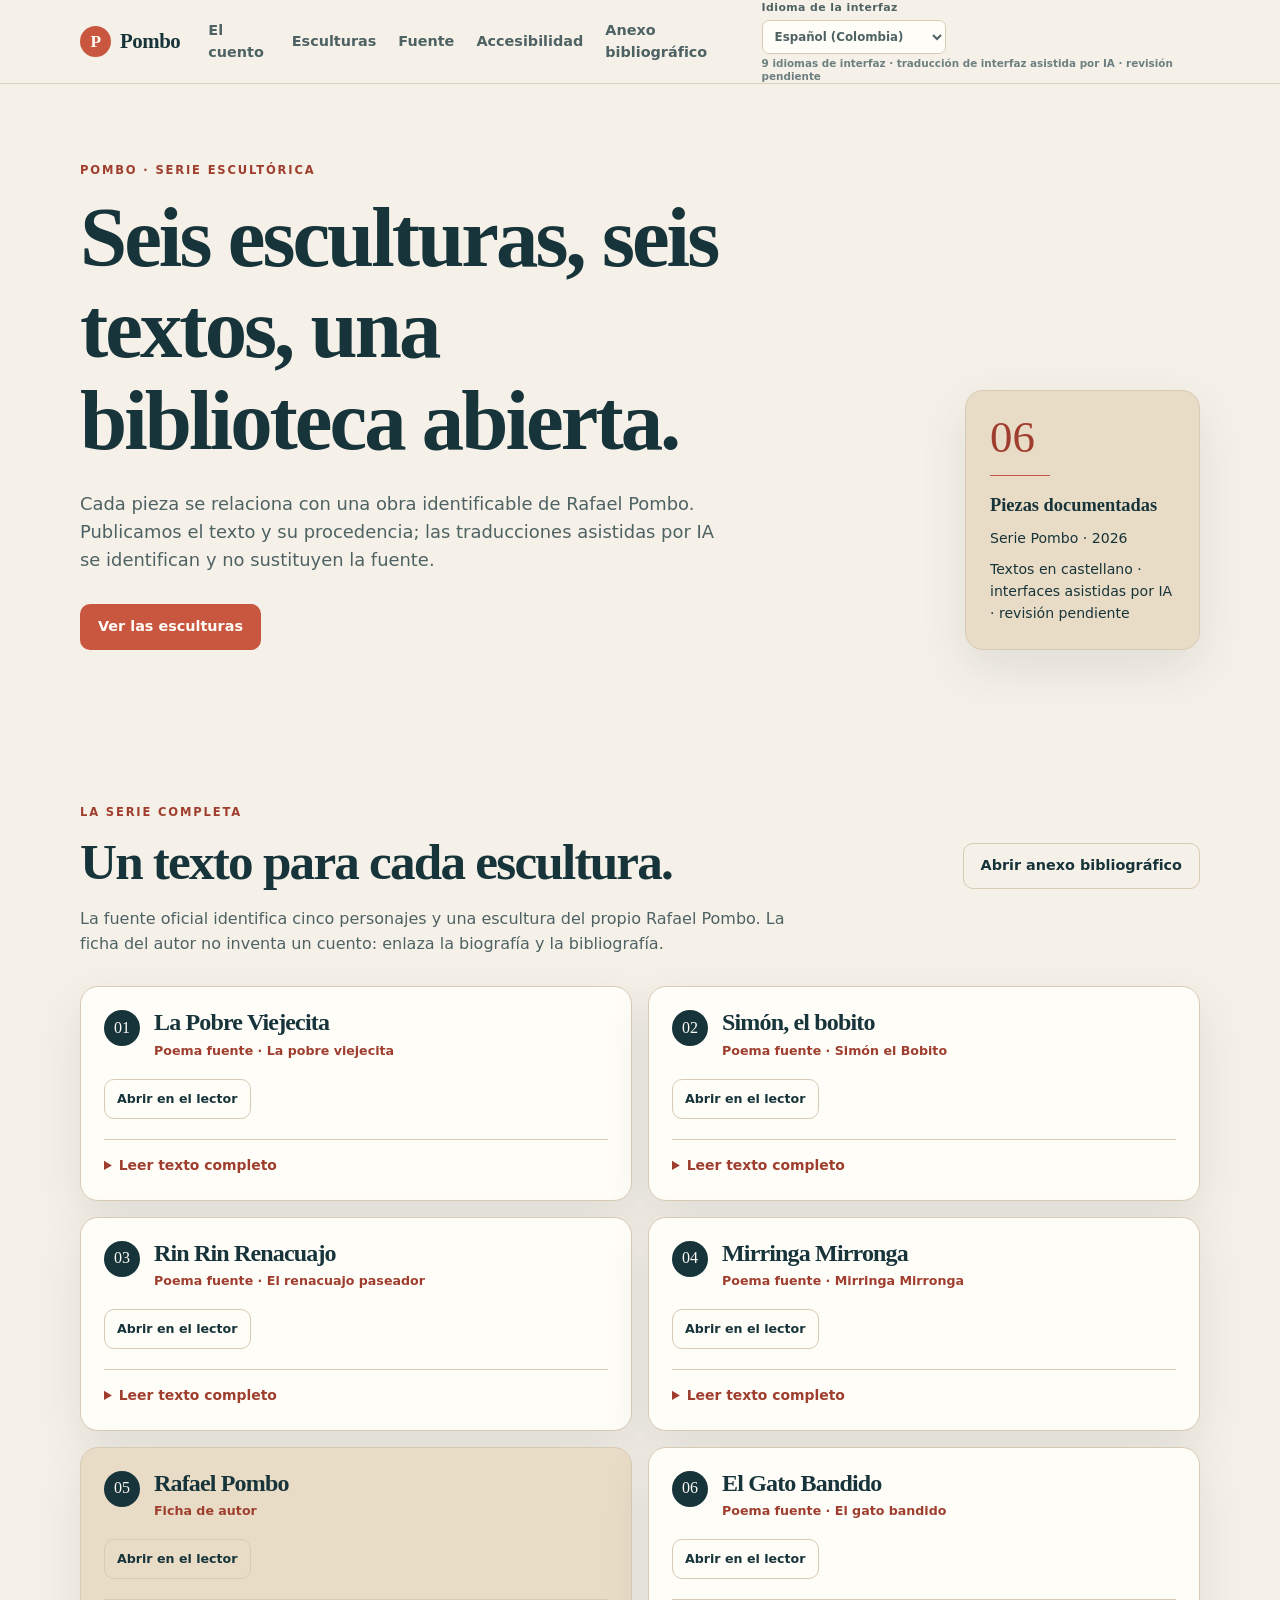
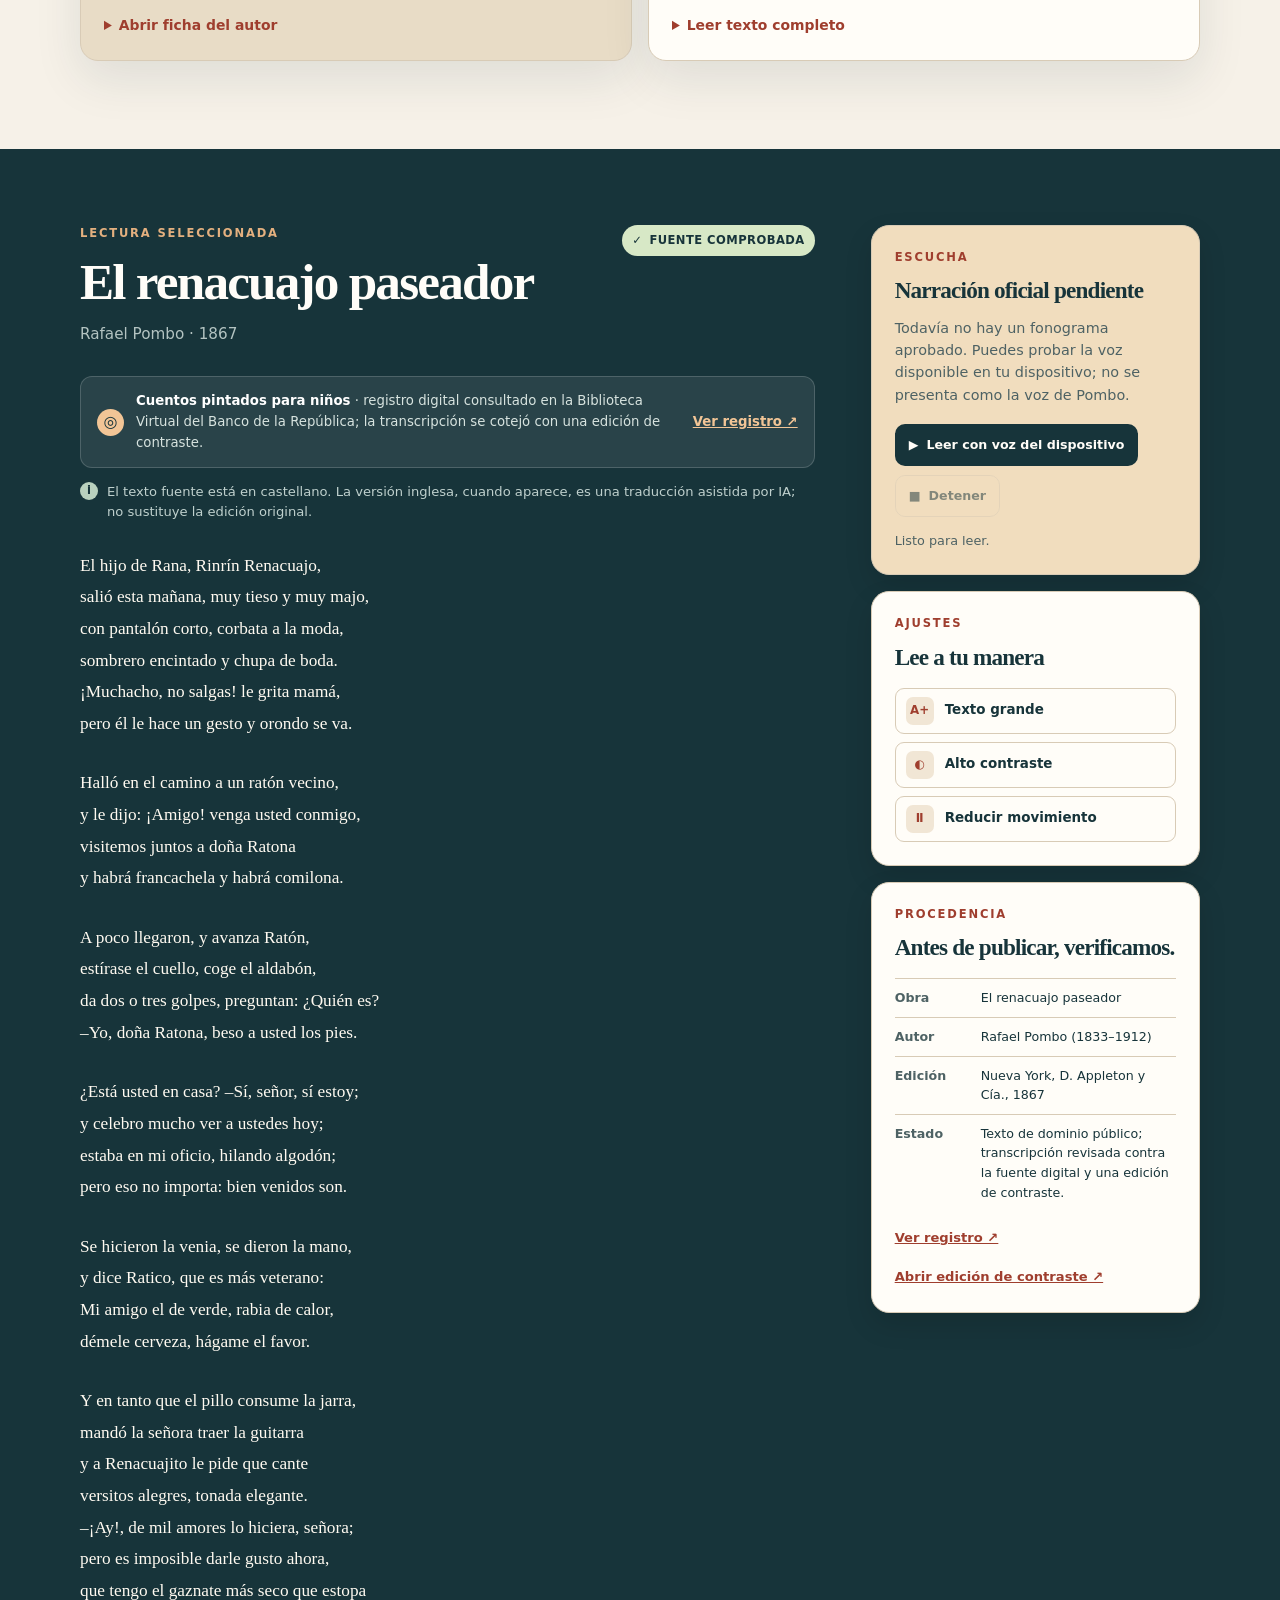
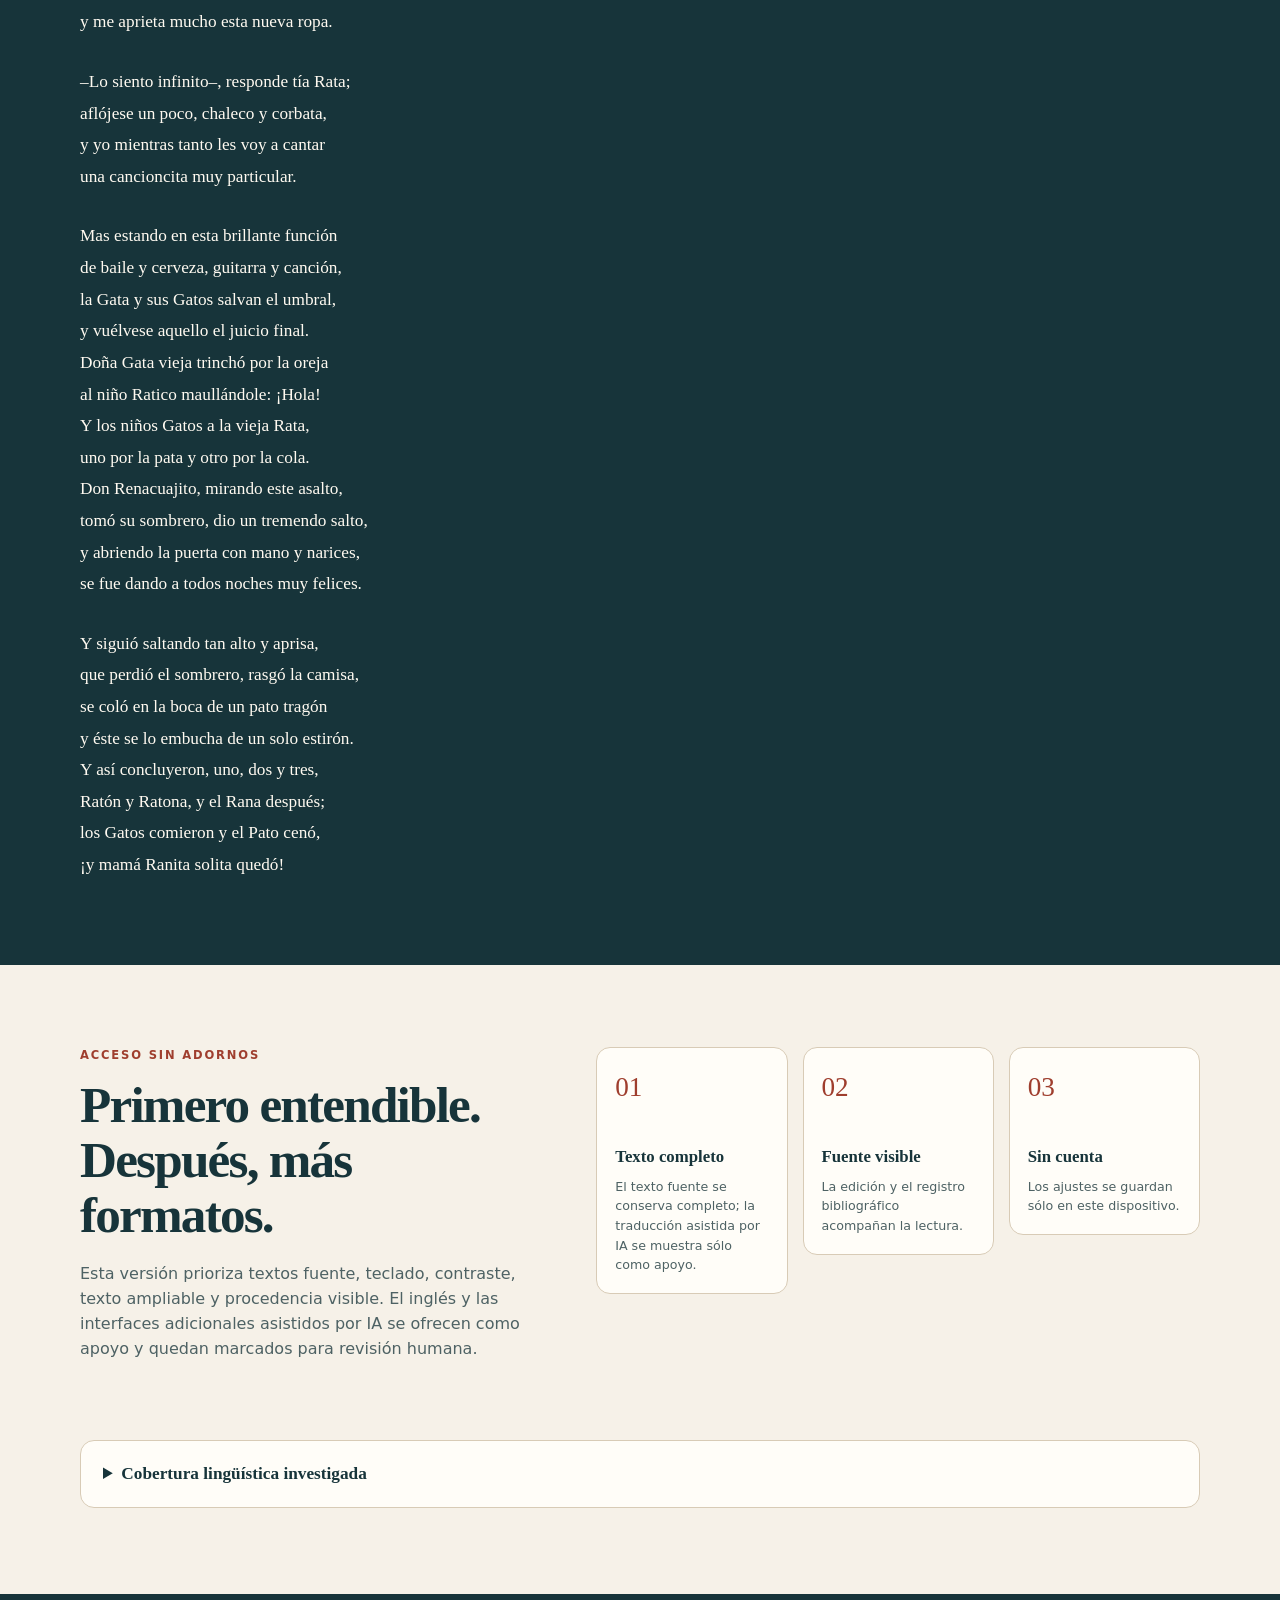
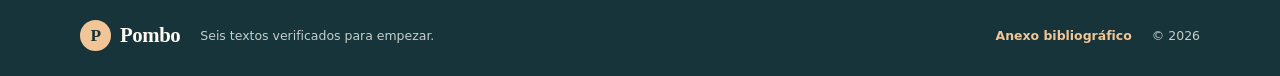
<file: index.html>
<!doctype html>
<html lang="es-CO">
  <head>
    <meta charset="utf-8">
    <meta name="viewport" content="width=device-width, initial-scale=1">
    <meta name="theme-color" content="#17343a">
    <meta name="description" content="Pombo: cuentos fuente para las seis esculturas y un anexo bibliográfico de Rafael Pombo.">
    <link rel="icon" href="icon.svg" type="image/svg+xml">
    <link rel="manifest" href="manifest.webmanifest">
    <link rel="stylesheet" href="styles.css">
    <title>Pombo · seis esculturas, seis textos</title>
  </head>
  <body>
    <a class="skip-link" href="#contenido" data-i18n="skip">Saltar al contenido</a>
    <header class="site-header">
      <div class="shell header-inner">
        <a class="brand" href="#inicio" aria-label="Pombo, inicio"><span class="brand-mark" aria-hidden="true">P</span><span>Pombo</span></a>
        <nav class="main-nav" aria-label="Navegación principal" data-i18n-aria="mainNav">
          <a href="#cuento" data-i18n="navStory">El cuento</a>
          <a href="#esculturas" data-i18n="navSculptures">Esculturas</a>
          <a href="#fuente" data-i18n="navSource">Fuente</a>
          <a href="#acceso" data-i18n="navAccess">Accesibilidad</a>
          <a href="anexo.html" data-i18n="navAnnex">Anexo bibliográfico</a>
        </nav>
        <div class="header-actions">
        <div class="language-switcher">
          <label for="language-select" data-i18n="languageLabel">Idioma de la interfaz</label>
          <select id="language-select" class="language-select" aria-describedby="language-status">
            <option value="es">Español (Colombia)</option>
            <option value="en">English</option>
            <option value="pt">Português (Brasil)</option>
            <option value="fr">Français</option>
            <option value="de">Deutsch</option>
            <option value="it">Italiano</option>
            <option value="zh">中文（简体）</option>
            <option value="ko">한국어</option>
            <option value="ja">日本語</option>
          </select>
          <span id="language-status" class="language-status" data-i18n="languageStatus">9 idiomas de interfaz · textos fuente en castellano</span>
        </div>
          <button class="menu-button" type="button" aria-expanded="false" aria-controls="mobile-menu" aria-label="Abrir menú" data-i18n-aria="menuLabel" data-i18n="menuText">Menú</button>
        </div>
      </div>
      <nav id="mobile-menu" class="mobile-menu shell" aria-label="Navegación principal" data-i18n-aria="mainNav" hidden>
        <a href="#cuento" data-i18n="navStory">El cuento</a>
        <a href="#esculturas" data-i18n="navSculptures">Esculturas</a>
        <a href="#fuente" data-i18n="navSource">Fuente</a>
        <a href="#acceso" data-i18n="navAccess">Accesibilidad</a>
        <a href="anexo.html" data-i18n="navAnnex">Anexo bibliográfico</a>
      </nav>
    </header>

    <main id="contenido">
      <section id="inicio" class="intro shell" aria-labelledby="intro-title">
        <div class="intro-copy">
          <p class="eyebrow" data-i18n="eyebrow">Pombo · serie escultórica</p>
          <h1 id="intro-title" data-i18n="introTitle">Seis esculturas, seis textos, una biblioteca abierta.</h1>
          <p class="intro-lede" data-i18n="introLede">Cada pieza se relaciona con una obra identificable de Rafael Pombo. Publicamos el texto y su procedencia; la narración y las traducciones sólo entran cuando estén revisadas.</p>
          <a class="button button-primary" href="#esculturas" data-i18n="startReading">Ver las esculturas</a>
        </div>
        <div class="intro-stamp" role="group" aria-label="Ficha breve de la serie" data-i18n-aria="workCardLabel">
          <span class="stamp-number">06</span>
          <span class="stamp-rule"></span>
          <strong data-i18n="workType">Piezas documentadas</strong>
          <span data-i18n="workYear">Serie Pombo · 2026</span>
          <span data-i18n="workLanguage">Textos en castellano</span>
        </div>
      </section>

      <section id="esculturas" class="sculptures-section shell" aria-labelledby="sculptures-title">
        <div class="section-heading">
          <div>
            <p class="eyebrow" data-i18n="sculpturesEyebrow">La serie completa</p>
            <h2 id="sculptures-title" data-i18n="sculpturesTitle">Un texto para cada escultura.</h2>
          </div>
          <a class="button button-quiet" href="anexo.html" data-i18n="openAnnex">Abrir anexo bibliográfico</a>
        </div>
        <p class="section-lede" data-i18n="sculpturesCopy">La fuente oficial identifica cinco personajes y una escultura del propio Rafael Pombo. La ficha del autor no inventa un cuento: enlaza la biografía y la bibliografía.</p>
        <div id="sculpture-list" class="sculpture-list" aria-busy="true"></div>
      </section>

      <section id="cuento" class="reading-section" aria-labelledby="story-title">
        <div class="shell reading-grid">
          <article class="story-column">
            <div class="story-heading">
              <div>
                <p class="eyebrow" data-i18n="storyEyebrow">Lectura seleccionada</p>
                <h2 id="story-title" tabindex="-1">El renacuajo paseador</h2>
                <p class="byline"><span id="story-author-value" data-i18n="by">Rafael Pombo</span> <span aria-hidden="true">·</span> <span id="story-period-value" data-i18n="storyYear">1867</span></p>
              </div>
              <div class="story-badges">
                <span class="verified-badge"><span aria-hidden="true">✓</span> <span data-i18n="verified">fuente comprobada</span></span>
                <span id="translation-badge" class="translation-badge" hidden></span>
              </div>
            </div>
            <div class="source-strip">
              <span class="source-icon" aria-hidden="true">◎</span>
              <p><strong id="story-source-title" data-i18n="sourceShortTitle">Cuentos pintados para niños</strong><span id="story-source-copy" data-i18n="sourceShortCopy"> · registro digital consultado en la Biblioteca Virtual del Banco de la República; la transcripción se cotejó con una edición de contraste.</span></p>
              <a id="story-source-link" href="https://www.cervantesvirtual.com/obra/el-renacuajo-paseador-1168925/" target="_blank" rel="noopener noreferrer" data-i18n="viewRecord">Ver registro ↗</a>
            </div>
            <div class="translation-note" role="note" aria-live="polite"><span aria-hidden="true">i</span><span id="translation-note-text" data-i18n="translationNote">El texto fuente está en castellano. La versión inglesa, cuando aparece, es una traducción asistida por IA; no sustituye la edición original.</span></div>

            <div id="story-text" class="story-text" role="region" lang="es-CO" aria-label="Texto" data-i18n-aria="storyTextLabel"></div>

          </article>

          <aside class="tool-column" aria-label="Herramientas de lectura" data-i18n-aria="toolsLabel">
            <section class="tool-card listen-card" aria-labelledby="listen-title">
              <p class="card-label" data-i18n="listenLabel">Escucha</p>
              <h3 id="listen-title" data-i18n="listenTitle">Narración oficial pendiente</h3>
              <p data-i18n="listenCopy">Todavía no hay un fonograma aprobado. Puedes probar la voz disponible en tu dispositivo; no se presenta como la voz de Pombo.</p>
              <div class="listen-actions">
                <button id="device-voice" class="button button-dark" type="button"><span aria-hidden="true">▶</span> <span data-i18n="deviceVoice">Leer con voz del dispositivo</span></button>
                <button id="stop-voice" class="button button-quiet" type="button" disabled><span aria-hidden="true">■</span> <span data-i18n="stopVoice">Detener</span></button>
              </div>
              <p id="voice-status" class="voice-status" role="status" aria-live="polite" data-i18n="voiceReady">Listo para leer.</p>
            </section>

            <section class="tool-card" aria-labelledby="settings-title">
              <p class="card-label" data-i18n="settingsLabel">Ajustes</p>
              <h3 id="settings-title" data-i18n="settingsTitle">Lee a tu manera</h3>
              <div class="settings-list">
                <button id="larger-text" class="setting-button" type="button" aria-pressed="false"><span class="setting-glyph" aria-hidden="true">A+</span><span data-i18n="largerText">Texto grande</span></button>
                <button id="high-contrast" class="setting-button" type="button" aria-pressed="false"><span class="setting-glyph" aria-hidden="true">◐</span><span data-i18n="highContrast">Alto contraste</span></button>
                <button id="reduce-motion" class="setting-button" type="button" aria-pressed="false"><span class="setting-glyph" aria-hidden="true">Ⅱ</span><span data-i18n="reduceMotion">Reducir movimiento</span></button>
              </div>
            </section>

            <section id="fuente" class="tool-card source-card" aria-labelledby="source-title">
              <p class="card-label" data-i18n="sourceLabel">Procedencia</p>
              <h3 id="source-title" data-i18n="sourceTitle">Antes de publicar, verificamos.</h3>
              <dl>
                <div><dt data-i18n="sourceWork">Obra</dt><dd id="source-work-value">El renacuajo paseador</dd></div>
                <div><dt data-i18n="sourceAuthor">Autor</dt><dd>Rafael Pombo (1833–1912)</dd></div>
                <div><dt data-i18n="sourceEdition">Edición</dt><dd id="source-edition-value">Nueva York, D. Appleton y Cía., 1867</dd></div>
                <div><dt data-i18n="sourceStatus">Estado</dt><dd id="source-status-value" data-i18n="sourceStatusValue">Texto de dominio público; transcripción revisada contra la fuente digital y una edición de contraste.</dd></div>
              </dl>
              <a id="open-source-link" class="text-link" href="https://www.cervantesvirtual.com/obra/el-renacuajo-paseador-1168925/" target="_blank" rel="noopener noreferrer" data-i18n="openSource">Abrir fuente bibliográfica ↗</a>
              <a id="open-transcription-link" class="text-link" href="https://www.uexternado.edu.co/wp-content/uploads/2017/01/80_Poemasinfantilesyotrospoemas_RafaelPombo-final.pdf" target="_blank" rel="noopener noreferrer" data-i18n="openTranscription">Abrir edición de contraste ↗</a>
            </section>
          </aside>
        </div>
      </section>

      <section id="acceso" class="access-section shell" aria-labelledby="access-title">
        <div class="access-copy">
          <p class="eyebrow" data-i18n="accessEyebrow">Acceso sin adornos</p>
          <h2 id="access-title" data-i18n="accessTitle">Primero entendible. Después, más formatos.</h2>
          <p data-i18n="accessCopy">Esta versión prioriza textos fuente, teclado, contraste, texto ampliable y procedencia visible. El audio humano, la LSC y las traducciones se añadirán sólo cuando estén producidos y revisados.</p>
        </div>
        <div class="access-list">
          <div><span>01</span><strong data-i18n="accessOneTitle">Texto completo</strong><p data-i18n="accessOneCopy">El cuento no se resume ni se reemplaza por una adaptación.</p></div>
          <div><span>02</span><strong data-i18n="accessTwoTitle">Fuente visible</strong><p data-i18n="accessTwoCopy">La edición y el registro bibliográfico acompañan la lectura.</p></div>
          <div><span>03</span><strong data-i18n="accessThreeTitle">Sin cuenta</strong><p data-i18n="accessThreeCopy">Los ajustes se guardan sólo en este dispositivo.</p></div>
        </div>
        <details class="language-coverage">
          <summary data-i18n="languageCoverageSummary">Cobertura lingüística investigada</summary>
          <p id="language-coverage-description" data-i18n="languageCoverageCopy">La interfaz ofrece nueve idiomas de atención a visitantes: español colombiano, inglés, portugués brasileño, francés, alemán, italiano, chino simplificado, coreano y japonés. Los cuentos conservan el castellano original; sólo el inglés tiene ahora una versión asistida por IA y marcada para revisión.</p>
          <p><strong data-i18n="languageAvailableLabel">Disponible en la interfaz</strong><span aria-hidden="true">: </span><span data-i18n="languageAvailableValue">Español · English · Português · Français · Deutsch · Italiano · 中文 · 한국어 · 日本語</span></p>
          <p><strong data-i18n="languageCommunityLabel">Lenguas colombianas en co-producción</strong><span aria-hidden="true">: </span><span data-i18n="languageCommunityValue">las 65 lenguas indígenas, el creole raizal, el Ri Palengue, el Romaní y la Lengua de Señas Colombiana (LSC).</span></p>
          <a href="https://mng.mincultura.gov.co/areas/poblaciones/APP-de-lenguas-nativas/Paginas/default.aspx" target="_blank" rel="noopener noreferrer" data-i18n="languageResearchLink">Consultar la investigación oficial sobre lenguas nativas ↗</a>
        </details>
      </section>
    </main>

    <footer class="site-footer">
      <div class="shell footer-inner"><a class="brand brand-footer" href="#inicio"><span class="brand-mark" aria-hidden="true">P</span><span>Pombo</span></a><p data-i18n="footerCopy">Seis textos verificados para empezar.</p><a href="anexo.html" data-i18n="footerAnnex">Anexo bibliográfico</a><span>© 2026</span></div>
    </footer>
    <div id="toast" class="toast" role="status" aria-live="polite" hidden></div>
    <noscript><div class="noscript">Activa JavaScript para usar los ajustes de lectura y la voz del dispositivo. El texto fuente requiere JavaScript para mostrarse por estrofas.</div></noscript>
    <script src="app.js" defer></script>
  </body>
</html>
</file>
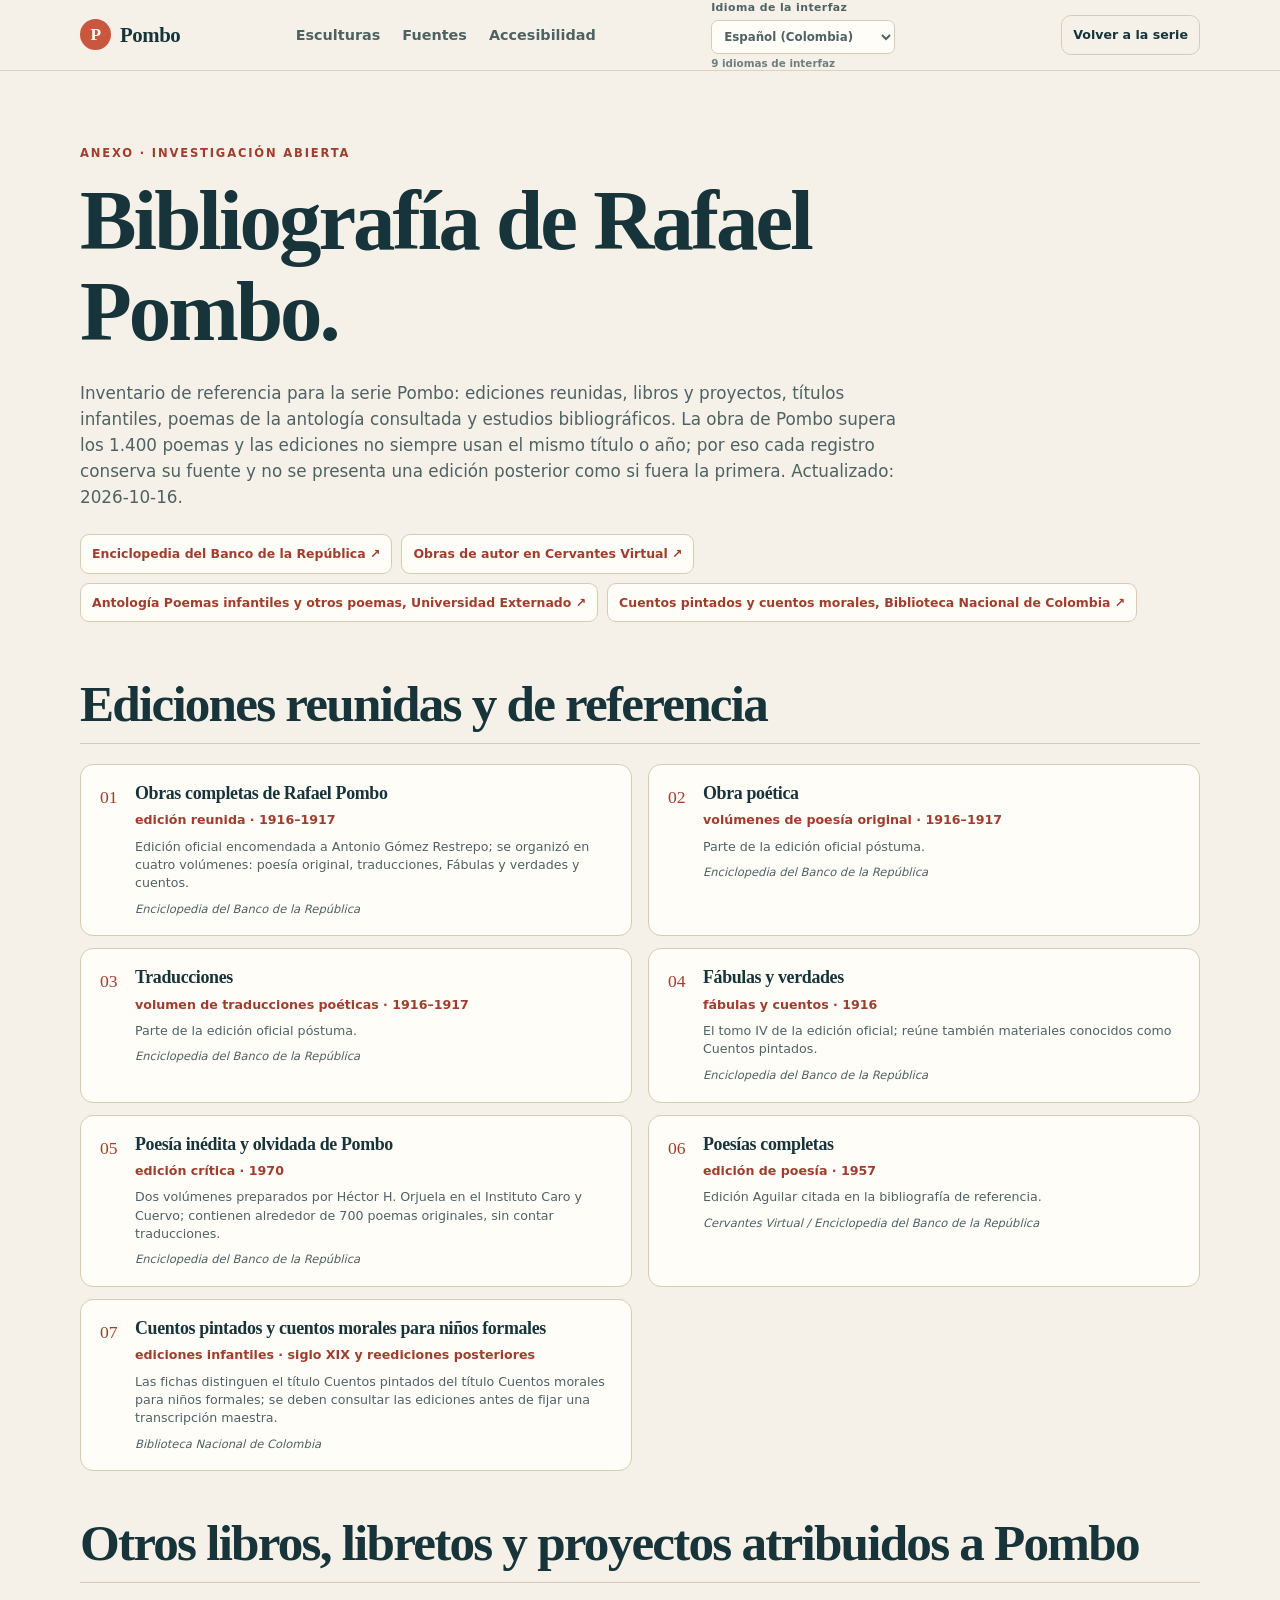
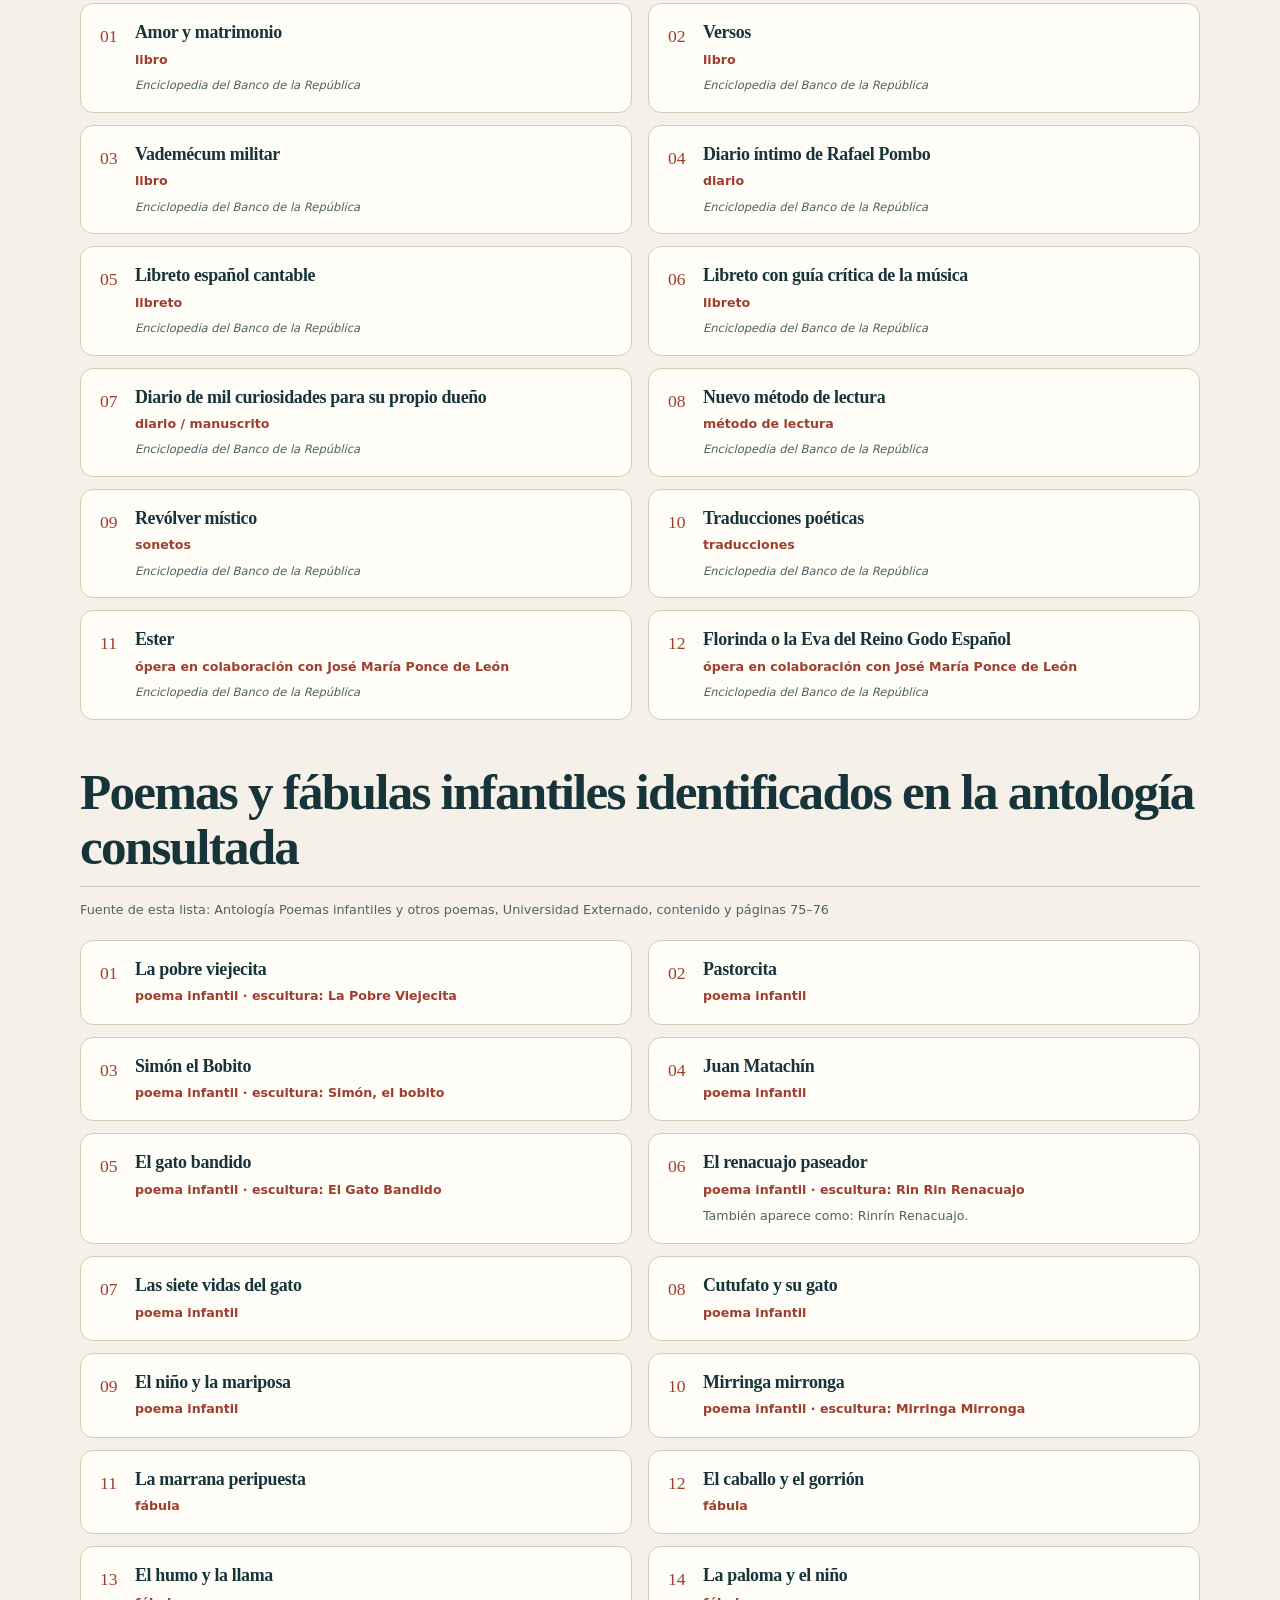
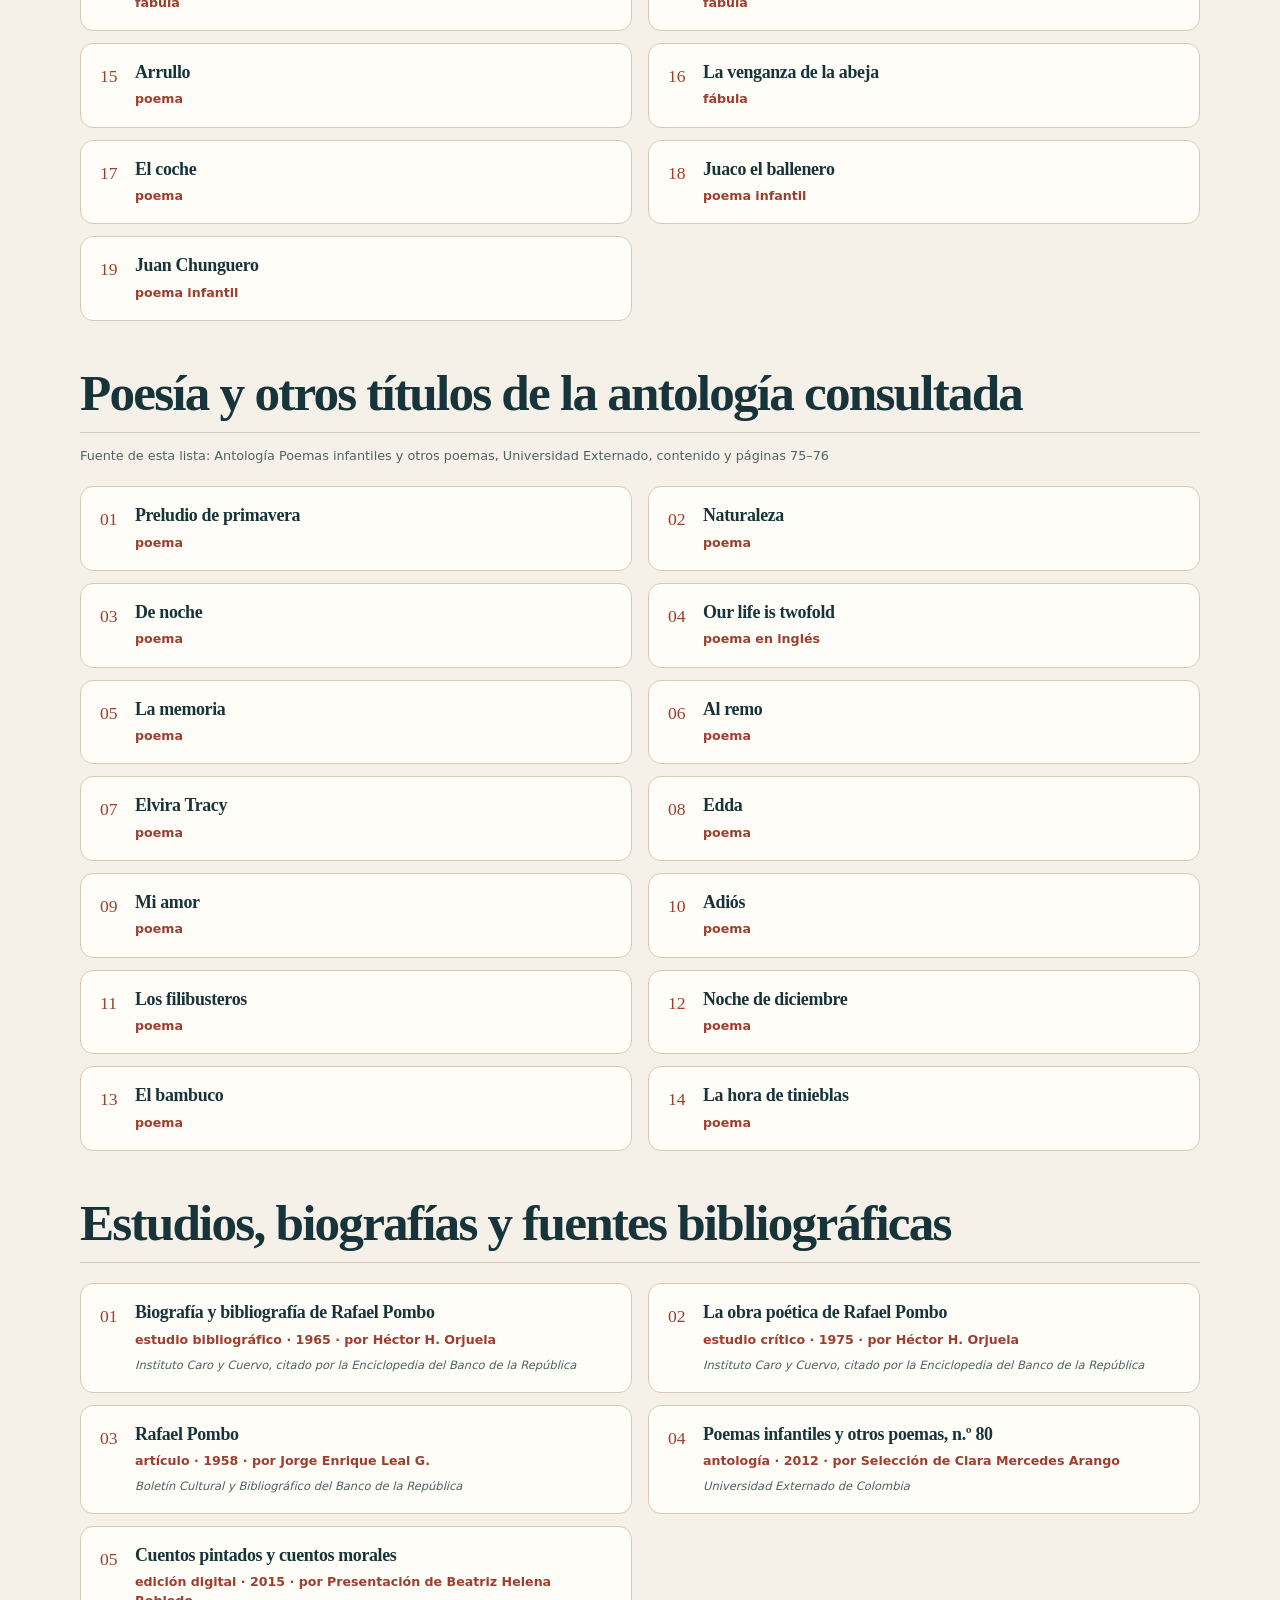
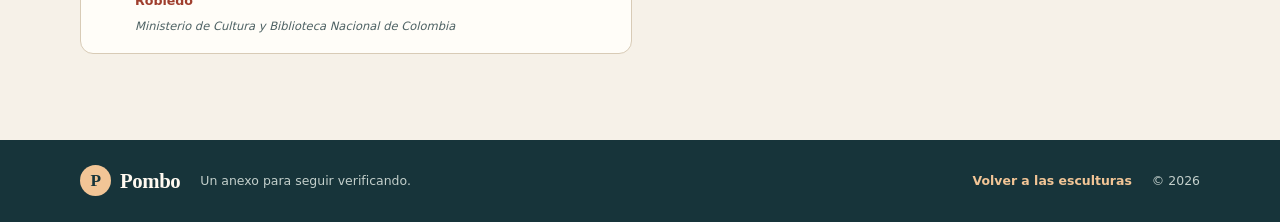
<file: anexo.html>
<!doctype html>
<html lang="es-CO">
  <head>
    <meta charset="utf-8">
    <meta name="viewport" content="width=device-width, initial-scale=1">
    <meta name="theme-color" content="#17343a">
    <meta name="description" content="Anexo bibliográfico de Rafael Pombo: ediciones, poemas, fábulas y estudios de referencia.">
    <link rel="icon" href="icon.svg" type="image/svg+xml">
    <link rel="manifest" href="manifest.webmanifest">
    <link rel="stylesheet" href="styles.css">
    <title>Pombo · Anexo bibliográfico</title>
  </head>
  <body class="annex-page">
    <a class="skip-link" href="#contenido" data-i18n="skip">Saltar al contenido</a>
    <header class="site-header">
      <div class="shell header-inner">
        <a class="brand" href="index.html#inicio" aria-label="Pombo, inicio"><span class="brand-mark" aria-hidden="true">P</span><span>Pombo</span></a>
        <nav class="main-nav" aria-label="Navegación del anexo" data-i18n-aria="annexNav">
          <a href="index.html#esculturas" data-i18n="navSculptures">Esculturas</a>
          <a href="index.html#fuente" data-i18n="navSources">Fuentes</a>
          <a href="index.html#acceso" data-i18n="navAccess">Accesibilidad</a>
        </nav>
        <div class="annex-language-switcher language-switcher">
          <label for="annex-language-select" data-i18n="languageLabel">Idioma de la interfaz</label>
          <select id="annex-language-select" class="language-select" aria-describedby="annex-language-status">
            <option value="es">Español (Colombia)</option>
            <option value="en">English</option>
            <option value="pt">Português (Brasil)</option>
            <option value="fr">Français</option>
            <option value="de">Deutsch</option>
            <option value="it">Italiano</option>
            <option value="zh">中文（简体）</option>
            <option value="ko">한국어</option>
            <option value="ja">日本語</option>
          </select>
          <span id="annex-language-status" class="language-status" data-i18n="languageStatus">9 idiomas de interfaz</span>
        </div>
        <a class="button button-quiet annex-back" href="index.html#esculturas" data-i18n="backToSeries">Volver a la serie</a>
      </div>
    </header>

    <main id="contenido">
      <section class="annex-hero shell" aria-labelledby="annex-title">
        <p class="eyebrow" data-i18n="annexEyebrow">Anexo · investigación abierta</p>
        <h1 id="annex-title" data-i18n="annexTitle">Bibliografía de Rafael Pombo.</h1>
        <p id="annex-scope" class="annex-scope" role="status" aria-live="polite" data-i18n="annexLoading">Cargando el inventario bibliográfico…</p>
        <div id="annex-sources" class="annex-sources" aria-label="Fuentes del anexo" data-i18n-aria="annexSourcesLabel"></div>
      </section>

      <section class="annex-content shell" aria-label="Inventario bibliográfico" data-i18n-aria="annexInventoryLabel">
        <div id="annex-list" aria-busy="true"></div>
      </section>
    </main>

    <footer class="site-footer">
      <div class="shell footer-inner"><a class="brand brand-footer" href="index.html#inicio"><span class="brand-mark" aria-hidden="true">P</span><span>Pombo</span></a><p data-i18n="annexFooterCopy">Un anexo para seguir verificando.</p><a href="index.html#esculturas" data-i18n="backToSculptures">Volver a las esculturas</a><span>© 2026</span></div>
    </footer>
    <script src="anexo.js" defer></script>
  </body>
</html>
</file>
<file: styles.css>
:root {
  --ink: #17343a;
  --ink-soft: #4e6264;
  --ink-faint: #6d7f80;
  --paper: #f6f1e8;
  --paper-strong: #fffdf8;
  --sand: #e8dcc6;
  --line: #d8cbb6;
  --accent: #c9573f;
  --accent-dark: #9f3e2e;
  --moss: #687c57;
  --shadow: 0 18px 48px rgba(23, 52, 58, .10);
  --radius: 18px;
  --reading-size: 1.08rem;
  --focus: #1b6cff;
}

* {
  box-sizing: border-box;
}

html {
  scroll-behavior: smooth;
}

body {
  margin: 0;
  color: var(--ink);
  background: var(--paper);
  font-family: Inter, ui-sans-serif, system-ui, -apple-system, BlinkMacSystemFont, "Segoe UI", sans-serif;
  line-height: 1.55;
}

body.larger-text {
  --reading-size: 1.28rem;
}

body.high-contrast {
  --ink: #090d0e;
  --ink-soft: #243033;
  --ink-faint: #243033;
  --paper: #ffffff;
  --paper-strong: #ffffff;
  --sand: #eef1f2;
  --line: #111718;
  --accent: #a40000;
  --accent-dark: #740000;
  --moss: #244c2a;
  --shadow: none;
}

body.reduce-motion *,
body.reduce-motion *::before,
body.reduce-motion *::after {
  animation-duration: .001ms !important;
  animation-iteration-count: 1 !important;
  scroll-behavior: auto !important;
  transition-duration: .001ms !important;
}

@media (prefers-reduced-motion: reduce) {
  html {
    scroll-behavior: auto;
  }

  *,
  *::before,
  *::after {
    animation-duration: .001ms !important;
    animation-iteration-count: 1 !important;
    scroll-behavior: auto !important;
    transition-duration: .001ms !important;
  }
}

@media (forced-colors: active) {
  button,
  a,
  summary {
    forced-color-adjust: auto;
  }

  button:focus-visible,
  a:focus-visible,
  summary:focus-visible {
    outline: 2px solid CanvasText;
  }
}

a {
  color: inherit;
}

button,
a {
  -webkit-tap-highlight-color: transparent;
}

button:focus-visible,
a:focus-visible,
summary:focus-visible {
  outline: 3px solid var(--focus);
  outline-offset: 3px;
}

.shell {
  width: min(1120px, calc(100% - 40px));
  margin-inline: auto;
}

.skip-link {
  position: fixed;
  z-index: 20;
  left: 16px;
  top: 10px;
  padding: 10px 14px;
  color: #fff;
  background: var(--ink);
  border-radius: 10px;
  transform: translateY(-160%);
  transition: transform .2s ease;
}

.skip-link:focus {
  transform: translateY(0);
}

.site-header {
  position: sticky;
  z-index: 10;
  top: 0;
  border-bottom: 1px solid rgba(216, 203, 182, .8);
  background: color-mix(in srgb, var(--paper) 92%, transparent);
  backdrop-filter: blur(14px);
}

.header-inner {
  display: flex;
  min-height: 70px;
  align-items: center;
  gap: 28px;
}

.brand {
  display: inline-flex;
  align-items: center;
  gap: 9px;
  color: var(--ink);
  font-family: Georgia, "Times New Roman", serif;
  font-size: 1.3rem;
  font-weight: 700;
  letter-spacing: -.02em;
  text-decoration: none;
}

.brand-mark {
  display: grid;
  width: 31px;
  height: 31px;
  place-items: center;
  color: var(--paper-strong);
  background: var(--accent);
  border-radius: 50%;
  font-family: Georgia, "Times New Roman", serif;
  font-size: 1.08rem;
  line-height: 1;
}

.main-nav {
  display: flex;
  align-items: center;
  gap: 22px;
  margin-left: auto;
}

.main-nav a,
.mobile-menu a {
  color: var(--ink-soft);
  font-size: .9rem;
  font-weight: 700;
  text-decoration: none;
}

.main-nav a:hover,
.mobile-menu a:hover,
.text-link:hover {
  color: var(--accent-dark);
}

.header-actions {
  display: flex;
  align-items: center;
  gap: 16px;
}

.language-switcher {
  display: grid;
  grid-template-columns: auto minmax(130px, auto);
  align-items: center;
  gap: 3px 8px;
  color: var(--ink-soft);
  font-size: .68rem;
  font-weight: 800;
  letter-spacing: .04em;
}

.language-switcher label {
  grid-column: 1 / -1;
}

.language-select {
  min-height: 34px;
  min-width: 130px;
  padding: 5px 25px 5px 8px;
  color: var(--ink-soft);
  background: var(--paper-strong);
  border: 1px solid var(--line);
  border-radius: 7px;
  cursor: pointer;
  font: inherit;
  font-size: .74rem;
  letter-spacing: 0;
}

.language-select:hover,
.language-select:focus-visible {
  color: var(--ink);
  border-color: var(--accent-dark);
}

.language-status {
  grid-column: 1 / -1;
  color: var(--ink-faint);
  font-size: .65rem;
  font-weight: 600;
  letter-spacing: 0;
  line-height: 1.25;
}

.menu-button {
  display: none;
  min-height: 40px;
  padding: 7px 12px;
  color: var(--ink);
  background: transparent;
  border: 1px solid var(--line);
  border-radius: 9px;
  cursor: pointer;
  font: inherit;
  font-size: .84rem;
  font-weight: 700;
}

.mobile-menu {
  display: none;
  padding-bottom: 18px;
}

.intro {
  display: grid;
  grid-template-columns: minmax(0, 1fr) 235px;
  align-items: end;
  gap: 56px;
  padding-top: 78px;
  padding-bottom: 72px;
}

.intro-copy {
  max-width: 720px;
}

.eyebrow,
.card-label {
  margin: 0 0 12px;
  color: var(--accent-dark);
  font-size: .72rem;
  font-weight: 850;
  letter-spacing: .16em;
  text-transform: uppercase;
}

h1,
h2,
h3 {
  margin: 0;
  font-family: Georgia, "Times New Roman", serif;
  letter-spacing: -.035em;
  line-height: 1.08;
}

h1 {
  max-width: 680px;
  font-size: clamp(2.7rem, 7vw, 5.3rem);
  font-weight: 700;
}

h2 {
  font-size: clamp(2rem, 4vw, 3.25rem);
}

h3 {
  font-size: 1.55rem;
}

.intro-lede {
  max-width: 650px;
  margin: 24px 0 30px;
  color: var(--ink-soft);
  font-size: 1.12rem;
}

.button {
  display: inline-flex;
  min-height: 46px;
  align-items: center;
  justify-content: center;
  gap: 8px;
  padding: 10px 17px;
  border: 1px solid transparent;
  border-radius: 10px;
  cursor: pointer;
  font: inherit;
  font-size: .9rem;
  font-weight: 800;
  line-height: 1.2;
  text-decoration: none;
  transition: transform .2s ease, background-color .2s ease, color .2s ease;
}

.button:hover:not(:disabled) {
  transform: translateY(-1px);
}

.button:disabled {
  cursor: not-allowed;
  opacity: .5;
}

.button-primary {
  color: var(--paper-strong);
  background: var(--accent);
}

.button-primary:hover {
  background: var(--accent-dark);
}

.button-dark {
  color: var(--paper-strong);
  background: var(--ink);
}

.button-dark:hover {
  background: #274b50;
}

.button-quiet {
  color: var(--ink);
  background: transparent;
  border-color: var(--line);
}

.button-quiet:hover {
  background: var(--paper-strong);
}

.intro-stamp {
  display: grid;
  align-content: center;
  gap: 9px;
  min-height: 190px;
  padding: 24px;
  color: var(--ink);
  background: var(--sand);
  border: 1px solid var(--line);
  border-radius: var(--radius);
  box-shadow: var(--shadow);
  font-size: .88rem;
}

.stamp-number {
  color: var(--accent-dark);
  font-family: Georgia, "Times New Roman", serif;
  font-size: 2.8rem;
  line-height: 1;
}

.stamp-rule {
  display: block;
  width: 60px;
  height: 1px;
  margin: 6px 0;
  background: var(--accent);
}

.intro-stamp strong {
  font-family: Georgia, "Times New Roman", serif;
  font-size: 1.15rem;
}

.section-heading {
  display: flex;
  align-items: flex-end;
  justify-content: space-between;
  gap: 24px;
}

.section-heading .button {
  flex: 0 0 auto;
}

.section-lede {
  max-width: 740px;
  margin: 18px 0 30px;
  color: var(--ink-soft);
}

.sculptures-section {
  padding-top: 82px;
  padding-bottom: 88px;
}

.sculpture-list {
  display: grid;
  grid-template-columns: repeat(2, minmax(0, 1fr));
  gap: 16px;
}

.sculpture-card {
  display: flex;
  flex-direction: column;
  min-width: 0;
  padding: 23px;
  background: var(--paper-strong);
  border: 1px solid var(--line);
  border-radius: var(--radius);
  box-shadow: var(--shadow);
}

.sculpture-card.is-author {
  background: var(--sand);
}

.sculpture-card-header {
  display: flex;
  align-items: flex-start;
  gap: 14px;
}

.sculpture-reader-button {
  align-self: flex-start;
  min-height: 40px;
  margin-top: 18px;
  padding: 8px 12px;
  font-size: .79rem;
}

.sculpture-number {
  display: grid;
  flex: 0 0 auto;
  width: 36px;
  height: 36px;
  place-items: center;
  color: var(--paper-strong);
  background: var(--ink);
  border-radius: 50%;
  font-family: Georgia, "Times New Roman", serif;
  font-size: 1rem;
}

.sculpture-card h3 {
  font-size: 1.5rem;
}

.sculpture-work {
  margin: 5px 0 0;
  color: var(--accent-dark);
  font-size: .79rem;
  font-weight: 800;
}

.sculpture-card details {
  margin-top: 20px;
  padding-top: 15px;
  border-top: 1px solid var(--line);
}

.sculpture-card summary {
  cursor: pointer;
  color: var(--accent-dark);
  font-size: .87rem;
  font-weight: 800;
}

.sculpture-story {
  margin-top: 17px;
  color: var(--ink);
  font-family: Georgia, "Times New Roman", serif;
  font-size: 1rem;
  line-height: 1.7;
}

.sculpture-stanza {
  margin: 0 0 19px;
  white-space: pre-line;
}

.sculpture-stanza:last-child,
.sculpture-bio p:last-child {
  margin-bottom: 0;
}

.sculpture-bio {
  margin-top: 17px;
  color: var(--ink-soft);
  font-size: .92rem;
}

.sculpture-bio p {
  margin: 0 0 12px;
}

.sculpture-source {
  display: block;
  margin-top: 20px;
  color: var(--ink-soft);
  font-size: .76rem;
  line-height: 1.45;
}

.translation-status {
  margin: 12px 0 0;
  color: var(--accent-dark);
  font-size: .74rem;
  font-weight: 750;
  line-height: 1.4;
}

.sculpture-source a {
  color: var(--accent-dark);
  font-weight: 800;
}

.reading-section {
  padding: 76px 0 84px;
  background: var(--ink);
  color: var(--paper-strong);
}

.reading-grid {
  display: grid;
  grid-template-columns: minmax(0, 1.45fr) minmax(280px, .65fr);
  align-items: start;
  gap: 56px;
}

.story-heading {
  display: flex;
  align-items: flex-start;
  justify-content: space-between;
  gap: 20px;
}

.story-badges {
  display: flex;
  flex: 0 0 auto;
  flex-direction: column;
  align-items: flex-end;
  gap: 8px;
}

.story-heading .eyebrow {
  color: #e4b07f;
}

.byline {
  margin: 13px 0 0;
  color: #b3c3c1;
  font-size: .95rem;
}

.verified-badge {
  display: inline-flex;
  align-items: center;
  gap: 7px;
  padding: 7px 10px;
  color: #17343a;
  background: #d7e8c6;
  border-radius: 999px;
  font-size: .72rem;
  font-weight: 850;
  letter-spacing: .04em;
  text-transform: uppercase;
}

.translation-badge {
  display: inline-flex;
  align-items: center;
  max-width: 240px;
  padding: 6px 9px;
  color: #17343a;
  background: #f2c596;
  border-radius: 999px;
  font-size: .68rem;
  font-weight: 850;
  letter-spacing: .03em;
  line-height: 1.25;
  text-align: right;
}

.translation-badge[hidden] {
  display: none;
}

.source-strip {
  display: grid;
  grid-template-columns: auto minmax(0, 1fr) auto;
  align-items: center;
  gap: 12px;
  margin: 30px 0 14px;
  padding: 14px 16px;
  color: #d7e3df;
  background: rgba(255, 255, 255, .08);
  border: 1px solid rgba(255, 255, 255, .17);
  border-radius: 12px;
  font-size: .83rem;
}

.source-strip p {
  margin: 0;
}

.source-strip strong {
  color: #fff;
}

.source-strip a {
  color: #f2c596;
  font-weight: 800;
  white-space: nowrap;
}

.source-icon {
  display: grid;
  width: 27px;
  height: 27px;
  place-items: center;
  color: #17343a;
  background: #f2c596;
  border-radius: 50%;
  font-size: 1rem;
  font-weight: 900;
}

.translation-note {
  display: flex;
  align-items: flex-start;
  gap: 9px;
  margin: 0 0 27px;
  color: #bfd0cd;
  font-size: .82rem;
}

.translation-note > span:first-child {
  display: grid;
  flex: 0 0 auto;
  width: 18px;
  height: 18px;
  place-items: center;
  color: var(--ink);
  background: #b9d1be;
  border-radius: 50%;
  font-size: .72rem;
  font-weight: 900;
}

.story-text {
  color: #fffaf1;
  font-family: Georgia, "Times New Roman", serif;
  font-size: var(--reading-size);
  line-height: 1.83;
}

.story-stanza {
  margin: 0 0 28px;
  white-space: pre-line;
}

.story-stanza:last-child {
  margin-bottom: 0;
}

.tool-column {
  display: grid;
  gap: 16px;
}

.tool-card {
  padding: 23px;
  color: var(--ink);
  background: var(--paper-strong);
  border: 1px solid var(--line);
  border-radius: var(--radius);
  box-shadow: 0 12px 28px rgba(0, 0, 0, .12);
}

.tool-card h3 {
  font-size: 1.45rem;
}

.tool-card > p:not(.card-label):not(.voice-status) {
  margin: 13px 0 0;
  color: var(--ink-soft);
  font-size: .9rem;
}

.listen-card {
  background: #f1ddbe;
}

.listen-actions {
  display: flex;
  flex-wrap: wrap;
  gap: 9px;
  margin-top: 18px;
}

.listen-actions .button {
  min-height: 42px;
  padding-inline: 13px;
  font-size: .79rem;
}

.voice-status {
  min-height: 1.4em;
  margin: 14px 0 0;
  color: var(--ink-soft);
  font-size: .8rem;
}

.settings-list {
  display: grid;
  gap: 8px;
  margin-top: 18px;
}

.setting-button {
  display: flex;
  width: 100%;
  min-height: 45px;
  align-items: center;
  gap: 11px;
  padding: 8px 10px;
  color: var(--ink);
  background: transparent;
  border: 1px solid var(--line);
  border-radius: 9px;
  cursor: pointer;
  font: inherit;
  font-size: .84rem;
  font-weight: 750;
  text-align: left;
}

.setting-button:hover,
.setting-button[aria-pressed="true"] {
  background: var(--sand);
  border-color: var(--ink-soft);
}

.setting-glyph {
  display: grid;
  width: 28px;
  height: 28px;
  place-items: center;
  color: var(--accent-dark);
  background: #f1e6d5;
  border-radius: 7px;
  font-size: .74rem;
  font-weight: 900;
}

.source-card dl {
  margin: 18px 0 0;
}

.source-card dl > div {
  display: grid;
  grid-template-columns: 76px 1fr;
  gap: 10px;
  padding: 9px 0;
  border-top: 1px solid var(--line);
  font-size: .79rem;
}

.source-card dt {
  color: var(--ink-soft);
  font-weight: 750;
}

.source-card dd {
  margin: 0;
}

.text-link {
  display: inline-block;
  margin-top: 17px;
  color: var(--accent-dark);
  font-size: .82rem;
  font-weight: 800;
}

.access-section {
  display: grid;
  grid-template-columns: minmax(0, .85fr) minmax(0, 1.15fr);
  gap: 70px;
  padding-top: 82px;
  padding-bottom: 86px;
}

.access-copy > p:not(.eyebrow) {
  max-width: 550px;
  margin: 20px 0 0;
  color: var(--ink-soft);
}

.access-list {
  display: grid;
  grid-template-columns: repeat(3, 1fr);
  gap: 15px;
  align-items: start;
}

.access-list > div {
  min-height: 180px;
  padding: 18px;
  background: var(--paper-strong);
  border: 1px solid var(--line);
  border-radius: 14px;
}

.access-list span {
  display: block;
  margin-bottom: 36px;
  color: var(--accent-dark);
  font-family: Georgia, "Times New Roman", serif;
  font-size: 1.7rem;
}

.access-list strong {
  display: block;
  font-family: Georgia, "Times New Roman", serif;
  font-size: 1.05rem;
}

.access-list p {
  margin: 7px 0 0;
  color: var(--ink-soft);
  font-size: .79rem;
}

.language-coverage {
  grid-column: 1 / -1;
  margin-top: 8px;
  padding: 20px 22px;
  background: var(--paper-strong);
  border: 1px solid var(--line);
  border-radius: 14px;
}

.language-coverage summary {
  color: var(--ink);
  cursor: pointer;
  font-family: Georgia, "Times New Roman", serif;
  font-size: 1.08rem;
  font-weight: 700;
}

.language-coverage p {
  max-width: 850px;
  margin: 14px 0 0;
  color: var(--ink-soft);
  font-size: .86rem;
  line-height: 1.55;
}

.language-coverage strong {
  color: var(--ink);
}

.language-coverage a {
  display: inline-block;
  margin-top: 14px;
  color: var(--accent-dark);
  font-size: .8rem;
  font-weight: 800;
}

.site-footer {
  color: #c3cfcb;
  background: var(--ink);
}

.footer-inner {
  display: flex;
  min-height: 82px;
  align-items: center;
  gap: 20px;
  font-size: .78rem;
}

.brand-footer {
  color: #fffaf1;
}

.brand-footer .brand-mark {
  color: var(--ink);
  background: #f2c596;
}

.footer-inner p {
  margin: 0 auto 0 0;
}

.footer-inner > a:not(.brand) {
  color: #f2c596;
  font-size: .78rem;
  font-weight: 750;
  text-decoration: none;
}

.toast {
  position: fixed;
  z-index: 30;
  right: 18px;
  bottom: 18px;
  max-width: min(360px, calc(100vw - 36px));
  padding: 12px 15px;
  color: #fff;
  background: var(--ink);
  border: 1px solid rgba(255, 255, 255, .18);
  border-radius: 10px;
  box-shadow: var(--shadow);
  font-size: .82rem;
}

.noscript {
  padding: 16px 20px;
  color: #fff;
  background: #8d1b13;
  text-align: center;
}

.annex-hero {
  padding-top: 74px;
  padding-bottom: 54px;
}

.annex-hero h1 {
  max-width: 780px;
}

.annex-scope {
  max-width: 840px;
  margin: 22px 0 0;
  color: var(--ink-soft);
  font-size: 1.05rem;
}

.annex-sources {
  display: flex;
  flex-wrap: wrap;
  gap: 9px;
  margin-top: 24px;
}

.annex-source-link {
  padding: 9px 11px;
  color: var(--accent-dark);
  background: var(--paper-strong);
  border: 1px solid var(--line);
  border-radius: 9px;
  font-size: .78rem;
  font-weight: 800;
  text-decoration: none;
}

.annex-source-link:hover {
  background: var(--sand);
}

.annex-content {
  padding-bottom: 86px;
}

.annex-section {
  margin-top: 44px;
}

.annex-section:first-child {
  margin-top: 0;
}

.annex-section h2 {
  padding-bottom: 12px;
  border-bottom: 1px solid var(--line);
}

.annex-section-source {
  margin: 13px 0 0;
  color: var(--ink-soft);
  font-size: .8rem;
}

.annex-list {
  display: grid;
  grid-template-columns: repeat(2, minmax(0, 1fr));
  gap: 12px 16px;
  padding: 0;
  margin: 20px 0 0;
  list-style: none;
  counter-reset: bibliography;
}

.annex-list > li {
  counter-increment: bibliography;
}

.bibliography-item {
  position: relative;
  height: 100%;
  padding: 19px 20px 18px 54px;
  background: var(--paper-strong);
  border: 1px solid var(--line);
  border-radius: 13px;
}

.bibliography-item::before {
  position: absolute;
  top: 19px;
  left: 19px;
  color: var(--accent-dark);
  content: counter(bibliography, decimal-leading-zero);
  font-family: Georgia, "Times New Roman", serif;
  font-size: 1.1rem;
}

.bibliography-item h3 {
  font-size: 1.12rem;
  letter-spacing: -.02em;
}

.bibliography-meta,
.bibliography-source,
.bibliography-note {
  margin: 8px 0 0;
  color: var(--ink-soft);
  font-size: .79rem;
  line-height: 1.45;
}

.bibliography-meta {
  color: var(--accent-dark);
  font-weight: 750;
}

.bibliography-source {
  font-size: .72rem;
  font-style: italic;
}

.annex-back {
  margin-left: 0;
  min-height: 40px;
  padding: 7px 11px;
  font-size: .79rem;
}

.annex-language-switcher {
  margin-left: auto;
}

@media (max-width: 880px) {
  .intro {
    grid-template-columns: 1fr 190px;
    gap: 28px;
  }

  .reading-grid {
    grid-template-columns: minmax(0, 1fr) 300px;
    gap: 32px;
  }

  .access-section {
    grid-template-columns: 1fr;
    gap: 32px;
  }

  .sculpture-list {
    grid-template-columns: 1fr;
  }
}

@media (max-width: 700px) {
  .shell {
    width: min(100% - 28px, 600px);
  }

  .header-inner {
    min-height: 62px;
    gap: 14px;
  }

  .main-nav {
    display: none;
  }

  .header-actions {
    margin-left: auto;
  }

  .language-switcher {
    grid-template-columns: 1fr;
    gap: 2px;
  }

  .language-select {
    min-width: 118px;
  }

  .language-status {
    display: none;
  }

  .menu-button {
    display: inline-flex;
    align-items: center;
  }

  .mobile-menu[hidden] {
    display: none;
  }

  .mobile-menu:not([hidden]) {
    display: grid;
    gap: 13px;
  }

  .intro {
    grid-template-columns: 1fr;
    gap: 30px;
    padding-top: 54px;
    padding-bottom: 54px;
  }

  .intro-stamp {
    min-height: 0;
    grid-template-columns: auto 1fr;
    align-items: center;
    column-gap: 14px;
  }

  .stamp-rule {
    display: none;
  }

  .stamp-number {
    grid-row: span 2;
  }

  .reading-section {
    padding-top: 52px;
    padding-bottom: 58px;
  }

  .section-heading {
    display: block;
  }

  .section-heading .button {
    margin-top: 18px;
  }

  .sculptures-section {
    padding-top: 56px;
    padding-bottom: 62px;
  }

  .reading-grid {
    grid-template-columns: 1fr;
    gap: 38px;
  }

  .source-strip {
    grid-template-columns: auto 1fr;
  }

  .source-strip a {
    grid-column: 2;
  }

  .story-heading {
    display: block;
  }

  .story-badges {
    align-items: flex-start;
    margin-top: 18px;
  }

  .translation-badge {
    text-align: left;
  }

  .access-section {
    padding-top: 56px;
    padding-bottom: 62px;
  }

  .annex-hero {
    padding-top: 54px;
    padding-bottom: 40px;
  }

  .annex-list {
    grid-template-columns: 1fr;
  }

  .access-list {
    grid-template-columns: 1fr;
  }

  .access-list > div {
    min-height: 0;
  }

  .access-list span {
    margin-bottom: 12px;
  }

  .footer-inner {
    min-height: 98px;
    flex-wrap: wrap;
    padding-top: 18px;
    padding-bottom: 18px;
  }

  .footer-inner p {
    width: 100%;
    order: 3;
  }
}

@media (max-width: 420px) {
  h1 {
    font-size: 2.7rem;
  }

  .source-strip {
    font-size: .78rem;
  }

  .listen-actions {
    display: grid;
  }

  .listen-actions .button {
    width: 100%;
  }
}
</file>
